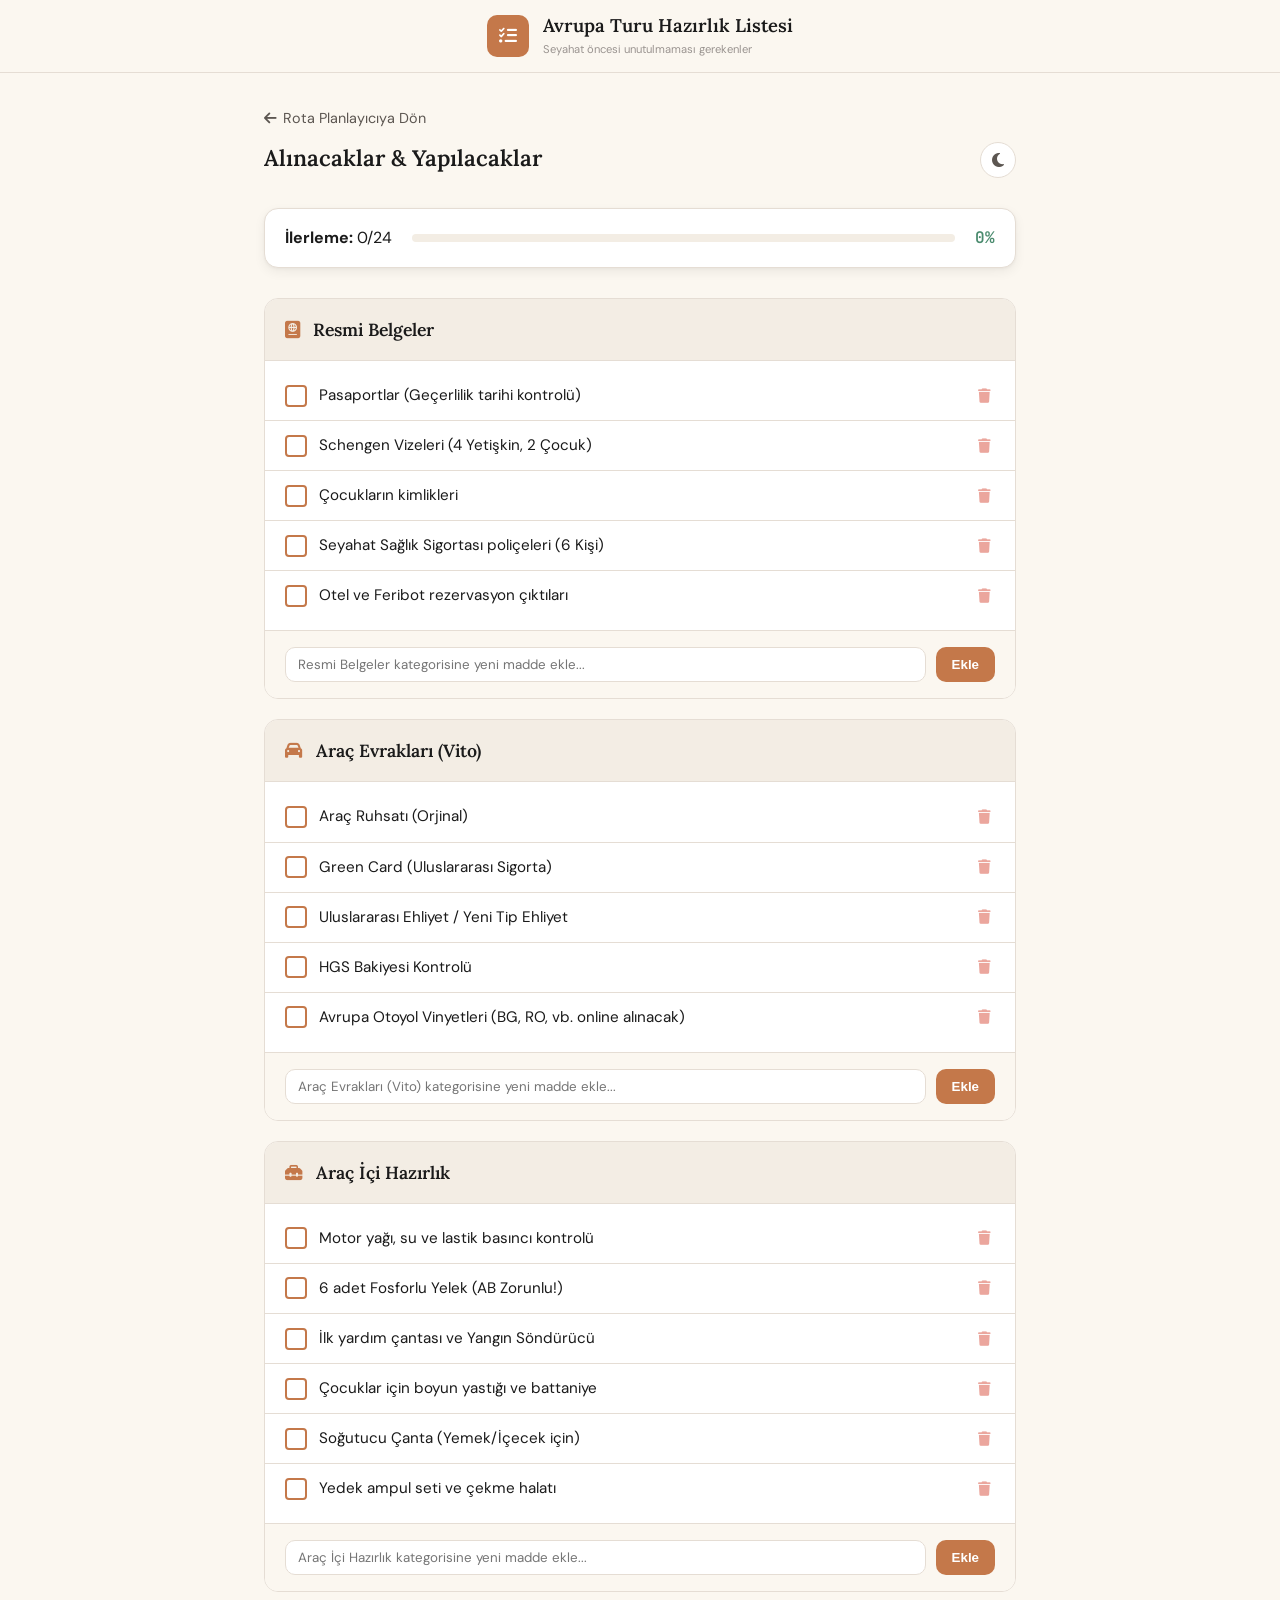
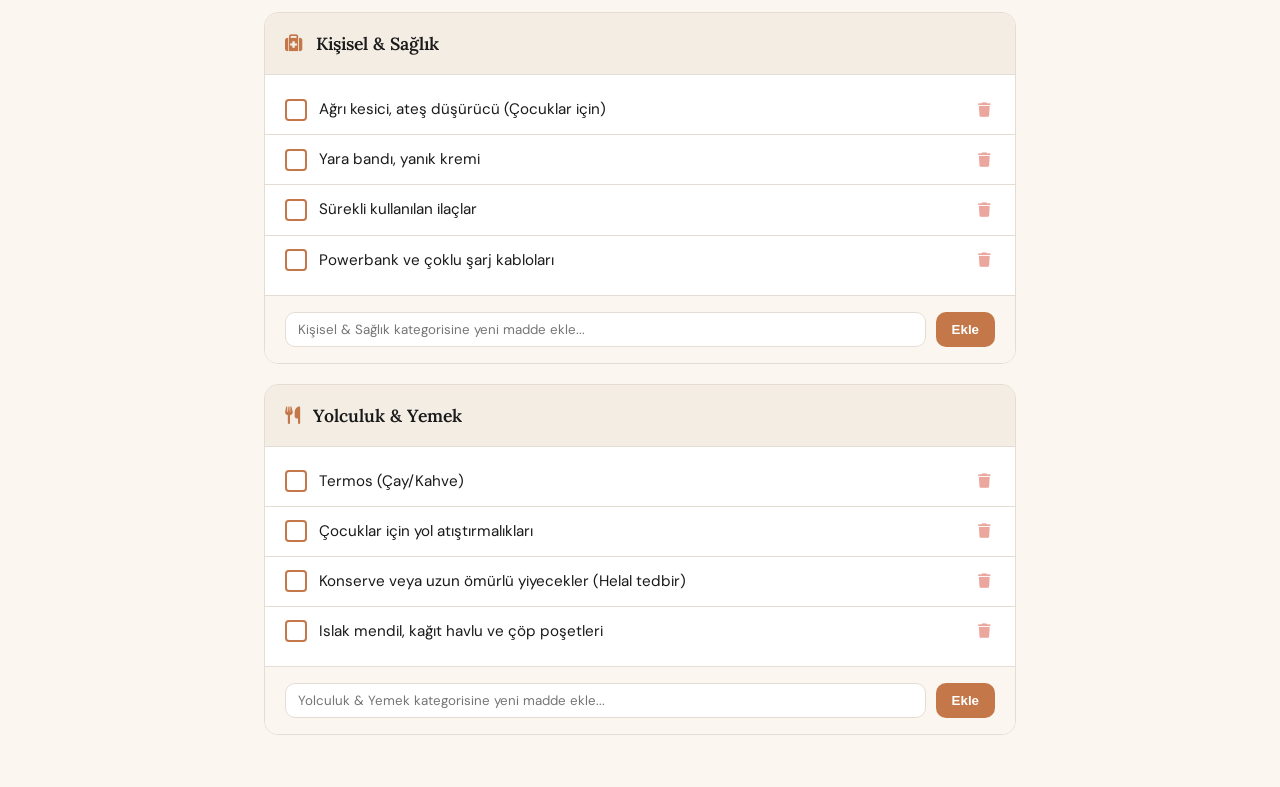
<file: checklist.html>
<!DOCTYPE html>
<html lang="tr" data-theme="light">
<head>
    <meta charset="UTF-8">
    <meta name="viewport" content="width=device-width, initial-scale=1.0">
    <title>Seyahat Öncesi Yapılacaklar & Alınacaklar</title>
    <link rel="preconnect" href="https://fonts.googleapis.com">
    <link rel="preconnect" href="https://fonts.gstatic.com" crossorigin>
    <link href="https://fonts.googleapis.com/css2?family=DM+Sans:wght@400;500;600;700&family=Lora:wght@400;500;600;700&family=JetBrains+Mono:wght@400;500&display=swap" rel="stylesheet">
    <link rel="stylesheet" href="https://cdnjs.cloudflare.com/ajax/libs/font-awesome/6.5.1/css/all.min.css">
    <link rel="stylesheet" href="travel-planner.css">
    <style>
        .checklist-container { max-width:800px; margin:0 auto; padding:32px 24px; }
        .cl-header { display:flex; justify-content:space-between; align-items:flex-end; margin-bottom:30px; }
        .cl-header a { font-size:0.9rem; display:inline-flex; align-items:center; gap:6px; color:var(--text2); margin-bottom:12px; }
        .cl-header a:hover { color:var(--accent); }
        .cl-stats { background:var(--card); padding:16px 20px; border-radius:var(--r-lg); border:1px solid var(--border); margin-bottom:30px; display:flex; justify-content:space-between; align-items:center; box-shadow:var(--shadow); }
        .cl-progress-bar { flex:1; height:8px; background:var(--bg2); border-radius:4px; margin:0 20px; overflow:hidden; }
        .cl-progress-fill { height:100%; background:var(--green); transition:width 0.3s; }
        .cl-category { background:var(--card); border:1px solid var(--border); border-radius:var(--r-lg); margin-bottom:20px; overflow:hidden; }
        .cl-cat-head { padding:16px 20px; background:var(--bg2); border-bottom:1px solid var(--border); display:flex; justify-content:space-between; align-items:center; font-family:var(--hd); font-weight:600; font-size:1.1rem; }
        .cl-items { padding:10px 0; }
        .cl-item { display:flex; align-items:center; padding:12px 20px; border-bottom:1px solid var(--border); gap:12px; transition:background 0.2s; }
        .cl-item:last-child { border-bottom:none; }
        .cl-item:hover { background:var(--card-hover); }
        .cl-item.done .cl-text { text-decoration:line-through; color:var(--muted); }
        .cl-checkbox { width:22px; height:22px; border:2px solid var(--accent); border-radius:4px; display:flex; align-items:center; justify-content:center; cursor:pointer; color:transparent; transition:all 0.2s; flex-shrink:0; }
        .cl-item.done .cl-checkbox { background:var(--green); border-color:var(--green); color:#fff; }
        .cl-text { flex:1; font-size:0.95rem; cursor:pointer; }
        .cl-del { color:var(--red); cursor:pointer; opacity:0.5; transition:opacity 0.2s; background:none; border:none; padding:4px; font-size:0.9rem; }
        .cl-item:hover .cl-del { opacity:1; }
        .cl-add { display:flex; padding:16px 20px; gap:10px; background:var(--bg); border-top:1px solid var(--border); }
        .cl-add input { flex:1; padding:8px 12px; border:1px solid var(--border); border-radius:var(--r); background:var(--card); color:var(--text); font-family:var(--bd); outline:none; }
        .cl-add input:focus { border-color:var(--accent); }
        .cl-add button { padding:8px 16px; background:var(--accent); color:#fff; border:none; border-radius:var(--r); cursor:pointer; font-weight:600; }
        .cl-add button:hover { background:var(--accent-h); }
    </style>
</head>
<body>
    <header class="header">
        <div class="header-inner" style="justify-content:center;">
            <div class="logo">
                <div class="logo-mark"><i class="fas fa-list-check"></i></div>
                <div>
                    <h1>Avrupa Turu Hazırlık Listesi</h1>
                    <small>Seyahat öncesi unutulmaması gerekenler</small>
                </div>
            </div>
        </div>
    </header>

    <div class="checklist-container">
        <div class="cl-header">
            <div>
                <a href="index.html"><i class="fas fa-arrow-left"></i> Rota Planlayıcıya Dön</a>
                <h2 class="sec-title">Alınacaklar & Yapılacaklar</h2>
            </div>
            <button class="theme-btn" id="themeToggle" title="Tema değiştir"><i class="fas fa-moon"></i></button>
        </div>

        <div class="cl-stats">
            <div><strong>İlerleme:</strong> <span id="statText">0/0</span></div>
            <div class="cl-progress-bar"><div class="cl-progress-fill" id="statFill" style="width:0%"></div></div>
            <div style="font-family:var(--mono); color:var(--green); font-weight:600;" id="statPct">0%</div>
        </div>

        <div id="clWrap"></div>
    </div>

    <script src="checklist.js"></script>
</body>
</html>
</file>
<file: travel-planner.css>
/* ═══════════════════════════════════════════════════
   Konya → Rotterdam · Aile Seyahat Planlayıcı
   Warm Cream (Light) / True Black (Dark) Theme
   ═══════════════════════════════════════════════════ */

:root {
  --bg: #FBF7F0;
  --bg2: #F3EDE4;
  --card: #FFFFFF;
  --card-hover: #FDF9F3;
  --text: #1A1A1A;
  --text2: #5C5651;
  --muted: #9A9490;
  --accent: #C4784A;
  --accent-h: #A8603A;
  --teal: #2B7A78;
  --teal-h: #1F5E5C;
  --amber: #D49540;
  --green: #4A8B6E;
  --red: #D94F3D;
  --border: #E5DDD4;
  --border-h: #D4C9BD;
  --tag-bg: #F3EDE4;
  --shadow: 0 1px 3px rgba(0,0,0,0.04), 0 4px 12px rgba(0,0,0,0.06);
  --shadow-lg: 0 4px 8px rgba(0,0,0,0.04), 0 12px 32px rgba(0,0,0,0.08);
  --r: 10px; --r-lg: 14px; --r-xl: 18px;
  --hd: 'Lora', Georgia, serif;
  --bd: 'DM Sans', system-ui, sans-serif;
  --mono: 'JetBrains Mono', monospace;
  --ease: all 0.2s ease;
}
[data-theme="dark"] {
  --bg: #0C0C0C;
  --bg2: #151515;
  --card: #1A1A1A;
  --card-hover: #232323;
  --text: #F0EBE3;
  --text2: #A09890;
  --muted: #686260;
  --accent: #D49A60;
  --accent-h: #E0AA70;
  --teal: #3AAFA9;
  --teal-h: #4EC5BF;
  --amber: #E8A838;
  --green: #5CA882;
  --red: #E8664A;
  --border: #2A2A2A;
  --border-h: #3A3A3A;
  --tag-bg: #222;
  --shadow: 0 1px 3px rgba(0,0,0,0.2), 0 4px 12px rgba(0,0,0,0.25);
  --shadow-lg: 0 4px 8px rgba(0,0,0,0.2), 0 12px 32px rgba(0,0,0,0.3);
}

*, *::before, *::after { margin:0; padding:0; box-sizing:border-box; }
html { scroll-behavior:smooth; }
body { font-family:var(--bd); background:var(--bg); color:var(--text); line-height:1.65; min-height:100vh; transition: background 0.3s, color 0.3s; }
h1,h2,h3,h4 { font-family:var(--hd); font-weight:600; line-height:1.3; }
a { color:var(--teal); text-decoration:none; }
img { max-width:100%; }

/* ── Header ── */
.header { position:sticky; top:0; z-index:1010; background:var(--bg); border-bottom:1px solid var(--border); padding:14px 0; transition: background 0.3s, box-shadow 0.3s; }
.header.scrolled { box-shadow:var(--shadow); }
.header-inner { max-width:1200px; margin:0 auto; padding:0 24px; display:flex; align-items:center; justify-content:space-between; gap:16px; flex-wrap:wrap; }
.header-top-row { display:flex; align-items:center; justify-content:space-between; flex:1; gap:16px; }
.header-controls { display:flex; align-items:center; gap:8px; }
.header-stats-row { display:flex; align-items:center; gap:8px; }
.logo { display:flex; align-items:center; gap:14px; }
.logo-mark { width:42px; height:42px; border-radius:var(--r); background:var(--accent); display:flex; align-items:center; justify-content:center; font-size:18px; color:#fff; flex-shrink:0; }
.logo h1 { font-size:1.15rem; color:var(--text); }
.logo small { font-size:0.7rem; color:var(--muted); font-family:var(--bd); font-weight:400; display:block; margin-top:2px; }
.chip { display:inline-flex; align-items:center; gap:6px; padding:6px 12px; background:var(--tag-bg); border:1px solid var(--border); border-radius:100px; font-size:0.75rem; color:var(--text2); font-weight:500; white-space:nowrap; }
.chip i { font-size:0.7rem; color:var(--accent); }
.chip.green i { color:var(--green); }
.theme-btn { width:36px; height:36px; border-radius:50%; border:1px solid var(--border); background:var(--card); color:var(--text2); font-size:1rem; cursor:pointer; display:flex; align-items:center; justify-content:center; transition:var(--ease); }
.theme-btn:hover { border-color:var(--accent); color:var(--accent); }

/* ── Layout ── */
.container { max-width:1200px; margin:0 auto; padding:32px 24px; display:flex; flex-direction:column; gap:48px; }

/* ── Section Headers ── */
.sec-title { font-size:1.4rem; margin-bottom:6px; }
.sec-sub { font-size:0.85rem; color:var(--muted); margin-bottom:20px; }

/* ── Route Selector ── */
.route-selector { display:flex; flex-direction:column; gap:28px; }
.route-label { font-family:var(--hd); font-size:1.05rem; color:var(--text2); margin-bottom:10px; display:flex; align-items:center; gap:8px; }
.route-label i { color:var(--accent); }
.route-cards { display:grid; grid-template-columns:repeat(auto-fill, minmax(320px, 1fr)); gap:14px; }
.route-card { background:var(--card); border:2px solid var(--border); border-radius:var(--r-lg); padding:20px; cursor:pointer; transition:var(--ease); position:relative; }
.route-card:hover { border-color:var(--border-h); box-shadow:var(--shadow); }
.route-card.selected { border-color:var(--accent); background:var(--card-hover); }
.route-card.selected::after { content:'✓'; position:absolute; top:12px; right:14px; width:24px; height:24px; border-radius:50%; background:var(--accent); color:#fff; font-size:12px; font-weight:700; display:flex; align-items:center; justify-content:center; }
.rc-icon { font-size:1.4rem; margin-bottom:8px; }
.rc-name { font-family:var(--hd); font-size:1.05rem; font-weight:600; margin-bottom:4px; }
.rc-stops { font-size:0.8rem; color:var(--text2); line-height:1.5; margin-bottom:10px; }
.rc-meta { display:flex; gap:12px; font-size:0.75rem; color:var(--muted); }
.rc-meta span { display:flex; align-items:center; gap:4px; }

/* ── Map ── */
.map-wrap { border-radius:var(--r-lg); overflow:hidden; border:1px solid var(--border); box-shadow:var(--shadow); }
#map { width:100%; height:440px; background:var(--bg2); }
.map-legend { display:flex; flex-wrap:wrap; gap:12px; padding:10px 16px; background:var(--card); border-top:1px solid var(--border); font-size:0.72rem; color:var(--muted); }
.legend-i { display:flex; align-items:center; gap:5px; }
.leg-dot { width:9px; height:9px; border-radius:50%; }
.leg-dot.start { background:var(--green); }
.leg-dot.overnight { background:var(--accent); }
.leg-dot.sightseeing { background:var(--teal); }
.leg-dot.border { background:var(--amber); }
.leg-dot.destination { background:var(--red); }
.leg-dot.ferry { background:#5B86E5; }
.leg-line { width:20px; height:3px; border-radius:2px; }
.leg-line.out { background:var(--teal); }
.leg-line.ret { background:var(--accent); }

/* ── Tabs ── */
.tabs { display:flex; gap:6px; flex-wrap:wrap; margin-bottom:20px; }
.tab-btn { padding:8px 16px; border-radius:var(--r); border:1px solid var(--border); background:var(--card); color:var(--text2); font-family:var(--bd); font-size:0.82rem; font-weight:600; cursor:pointer; transition:var(--ease); }
.tab-btn:hover { border-color:var(--border-h); }
.tab-btn.active { background:var(--accent); color:#fff; border-color:var(--accent); }

/* ── Timeline ── */
.timeline { display:flex; flex-direction:column; gap:14px; }
.tl-card { background:var(--card); border:1px solid var(--border); border-radius:var(--r-lg); padding:20px 22px; transition:var(--ease); }
.tl-card:hover { box-shadow:var(--shadow); }

/* ── Route Connector (between cities) ── */
.route-connector {
  display:flex;
  align-items:center;
  gap:0;
  padding:6px 16px;
  margin:2px 0;
  position:relative;
  overflow:hidden;
}
.route-connector-inner {
  display:flex;
  align-items:center;
  width:100%;
  position:relative;
  padding:8px 0;
}
.rc-dot {
  width:10px; height:10px;
  border-radius:50%;
  background:var(--teal);
  flex-shrink:0;
  z-index:2;
  box-shadow:0 0 0 3px rgba(43,122,120,0.15);
}
.rc-dot.rc-dot-end {
  background:var(--accent);
  box-shadow:0 0 0 3px rgba(196,120,74,0.15);
}
.rc-line-wrap {
  flex:1;
  position:relative;
  height:32px;
  display:flex;
  align-items:center;
  justify-content:center;
}
.rc-line-wrap svg {
  position:absolute;
  left:0; top:0;
  width:100%; height:100%;
}
.rc-line-wrap svg path {
  fill:none;
  stroke:var(--teal);
  stroke-width:1.5;
  stroke-dasharray:5,4;
  opacity:0.5;
}
.rc-info {
  display:flex;
  align-items:center;
  gap:10px;
  font-size:0.68rem;
  color:var(--muted);
  font-weight:500;
  z-index:2;
  background:var(--bg);
  padding:3px 10px;
  border-radius:100px;
  border:1px solid var(--border);
  white-space:nowrap;
}
.rc-info i {
  font-size:0.6rem;
  color:var(--teal);
}
.rc-city-labels {
  display:flex;
  justify-content:space-between;
  width:100%;
  position:absolute;
  bottom:-2px;
  left:0;
  padding:0 14px;
}
.rc-city-label {
  font-size:0.6rem;
  color:var(--muted);
  opacity:0.7;
  font-weight:500;
  max-width:90px;
  overflow:hidden;
  text-overflow:ellipsis;
  white-space:nowrap;
}
.tl-top { display:flex; align-items:center; justify-content:space-between; flex-wrap:wrap; gap:8px; margin-bottom:8px; }
.tl-day { font-size:0.7rem; font-weight:700; text-transform:uppercase; letter-spacing:0.8px; color:var(--accent); background:var(--tag-bg); padding:3px 10px; border-radius:100px; }
.tl-date { font-size:0.72rem; color:var(--muted); }
.tl-city { font-size:1.15rem; font-family:var(--hd); font-weight:600; margin-bottom:6px; display:flex; align-items:center; gap:8px; flex-wrap:wrap; }
.tl-nights { font-size:0.7rem; color:var(--accent); margin-left:auto; font-family:var(--bd); font-weight:600; }
.tl-meta { display:flex; flex-wrap:wrap; gap:14px; font-size:0.78rem; color:var(--muted); margin-bottom:8px; }
.tl-meta span { display:flex; align-items:center; gap:5px; }
.tl-meta i { font-size:0.7rem; color:var(--teal); }
.tl-desc { font-size:0.82rem; color:var(--text2); line-height:1.7; padding:10px 14px; background:var(--bg); border-radius:var(--r); margin-bottom:8px; }
.tl-halal { font-size:0.78rem; color:var(--text2); line-height:1.6; padding:8px 12px; background:var(--tag-bg); border-radius:var(--r); margin-bottom:6px; display:flex; gap:8px; }
.tl-halal::before { content:'🥘'; flex-shrink:0; }
.tl-accom { font-size:0.78rem; color:var(--text2); line-height:1.6; padding:8px 12px; background:var(--tag-bg); border-radius:var(--r); margin-bottom:8px; display:flex; gap:8px; }
.tl-accom::before { content:'🏨'; flex-shrink:0; }
.tl-tips { display:flex; flex-wrap:wrap; gap:5px; }
.tip-tag { padding:3px 9px; border-radius:100px; font-size:0.68rem; font-weight:600; background:var(--tag-bg); color:var(--muted); border:1px solid var(--border); }
.tip-tag.warn { color:var(--red); border-color:rgba(217,79,61,0.25); background:rgba(217,79,61,0.08); }
.tip-tag.good { color:var(--green); border-color:rgba(74,139,110,0.25); background:rgba(74,139,110,0.08); }
.tip-tag.info { color:var(--teal); border-color:rgba(43,122,120,0.25); background:rgba(43,122,120,0.08); }

/* ── Cost ── */
.cost-grid { display:grid; grid-template-columns:repeat(auto-fill, minmax(320px, 1fr)); gap:14px; }
.cost-card { background:var(--card); border:1px solid var(--border); border-radius:var(--r-lg); overflow:hidden; transition:var(--ease); }
.cost-card:hover { box-shadow:var(--shadow); }
.cc-head { display:flex; align-items:center; gap:12px; padding:16px 18px 10px; }
.cc-icon { width:38px; height:38px; border-radius:var(--r); display:flex; align-items:center; justify-content:center; color:#fff; font-size:0.9rem; flex-shrink:0; }
.cc-icon.fuel { background:var(--amber); }
.cc-icon.toll { background:var(--teal); }
.cc-icon.acc { background:var(--accent); }
.cc-icon.food { background:var(--green); }
.cc-icon.visa { background:var(--red); }
.cc-icon.extra { background:var(--muted); }
.cc-head h3 { font-size:0.95rem; }
.cc-body { padding:0 18px; }
.cc-row { display:flex; justify-content:space-between; align-items:center; padding:7px 0; border-bottom:1px solid var(--border); font-size:0.82rem; }
.cc-row:last-child { border-bottom:none; }
.cc-row .label { color:var(--text2); }
.cc-row .val { font-weight:600; font-family:var(--mono); font-size:0.78rem; }
.cc-total { display:flex; justify-content:space-between; align-items:center; padding:12px 18px; background:var(--bg2); border-top:1px solid var(--border); }
.cc-total span { font-size:0.75rem; color:var(--muted); text-transform:uppercase; letter-spacing:0.4px; }
.cc-total strong { font-family:var(--mono); font-size:1rem; color:var(--green); }

.grand-total { background:var(--card); border:2px solid var(--accent); border-radius:var(--r-xl); padding:28px; box-shadow:var(--shadow-lg); margin-top:8px; }
.gt-inner { display:flex; align-items:center; justify-content:space-between; flex-wrap:wrap; gap:20px; }
.gt-left h3 { font-size:0.8rem; text-transform:uppercase; letter-spacing:1.5px; color:var(--muted); margin-bottom:3px; font-family:var(--bd); }
.gt-left p { font-size:0.82rem; color:var(--text2); }
.gt-right { text-align:right; }
.gt-eur { font-size:2.2rem; font-weight:700; color:var(--accent); font-family:var(--mono); letter-spacing:-1px; }
.gt-try { font-size:1rem; color:var(--muted); font-family:var(--mono); margin-top:2px; }
.gt-bar { display:flex; border-radius:100px; overflow:hidden; height:6px; background:var(--bg2); margin-top:20px; }
.gt-seg { height:100%; transition:var(--ease); }
.gt-seg.fuel { background:var(--amber); }
.gt-seg.toll { background:var(--teal); }
.gt-seg.acc { background:var(--accent); }
.gt-seg.food { background:var(--green); }
.gt-seg.visa { background:var(--red); }
.gt-seg.extra { background:var(--muted); }
.gt-legend { display:flex; flex-wrap:wrap; gap:12px; margin-top:10px; font-size:0.72rem; color:var(--muted); }
.gt-legend div { display:flex; align-items:center; gap:5px; }
.gt-legend .dot { width:8px; height:8px; border-radius:2px; }

/* ── Tips ── */
.tips-grid { display:grid; grid-template-columns:repeat(auto-fill, minmax(280px, 1fr)); gap:14px; }
.tip-card { background:var(--card); border:1px solid var(--border); border-radius:var(--r-lg); padding:22px; transition:var(--ease); }
.tip-card:hover { box-shadow:var(--shadow); border-color:var(--border-h); }
.tc-icon { width:40px; height:40px; border-radius:var(--r); display:flex; align-items:center; justify-content:center; font-size:1rem; margin-bottom:12px; color:#fff; }
.tip-card h4 { font-size:0.92rem; margin-bottom:6px; }
.tip-card p { font-size:0.78rem; color:var(--text2); line-height:1.7; }

/* ── Custom Markers ── */
.custom-marker .m-pin { width:28px; height:28px; border-radius:50% 50% 50% 0; transform:rotate(-45deg); display:flex; align-items:center; justify-content:center; border:2px solid rgba(255,255,255,0.5); }
.m-pin i { transform:rotate(45deg); color:#fff; font-size:11px; }
.m-pin.start { background:var(--green); }
.m-pin.overnight { background:var(--accent); }
.m-pin.sightseeing { background:var(--teal); }
.m-pin.border { background:var(--amber); }
.m-pin.destination { background:var(--red); }
.m-pin.ferry { background:#5B86E5; }
.m-pin.end { background:var(--green); }

/* ── Scrollbar ── */
::-webkit-scrollbar { width:7px; }
::-webkit-scrollbar-track { background:transparent; }
::-webkit-scrollbar-thumb { background:var(--border); border-radius:4px; }
::-webkit-scrollbar-thumb:hover { background:var(--border-h); }

/* ── Responsive ── */
@media (max-width:768px) {
  .header { padding: 10px 0; }
  .header-inner { flex-direction: column; align-items: stretch; padding: 0 16px; gap: 10px; }
  .header-top-row { width: 100%; }
  .logo h1 { font-size: 1rem; }
  .logo small { font-size: 0.65rem; }
  .header-stats-row { width: 100%; overflow-x: auto; padding-bottom: 4px; scrollbar-width: none; -ms-overflow-style: none; }
  .header-stats-row::-webkit-scrollbar { display: none; }
  .hamburger-dropdown { position: absolute; top: 44px; right: 0; left: auto; width: auto; min-width: 210px; z-index: 1001; }

  .container { padding:20px 16px; gap:36px; }
  #map { height:300px; }
  .cost-grid, .tips-grid { grid-template-columns:1fr; }
  .route-cards { grid-template-columns:1fr; }
  .gt-eur { font-size:1.8rem; }
  .gt-inner { flex-direction:column; text-align:center; }
  .gt-right { text-align:center; }
  .tabs { width:100%; }
  .tab-btn { flex:1; text-align:center; font-size:0.75rem; padding:8px 10px; }

  /* Sub Page mobile layout */
  .sub-page-header { padding: 12px 16px; flex-direction: column; align-items: stretch; gap: 10px; }
  .sub-page-title { text-align: center; order: -1; }
  .sub-page-title h2 { font-size: 1.05rem; }
  .btn-back { align-self: flex-start; padding: 4px 10px; font-size: 0.75rem; }
  .sub-page-tabs { justify-content: center; width: 100%; }
  .sub-tab-btn { flex: 1; justify-content: center; padding: 5px 12px; font-size: 0.75rem; }
  .sub-page-content { padding: 16px; }
  .overview-city-card { padding: 14px; margin-bottom: 14px; }
  .overview-city-header h3 { font-size: 0.95rem; }
}

/* ── Chat Widget ── */
.chat-fab { position:fixed; bottom:24px; right:24px; width:56px; height:56px; border-radius:50%; background:var(--accent); color:#fff; border:none; box-shadow:var(--shadow-lg); font-size:1.4rem; cursor:pointer; z-index:1021; display:flex; align-items:center; justify-content:center; transition:transform 0.2s; }
.chat-fab:hover { transform:scale(1.08); background:var(--accent-h); }
.chat-panel { position:fixed; bottom:90px; right:24px; width:360px; max-height:550px; height:calc(100vh - 120px); background:var(--card); border-radius:var(--r-lg); box-shadow:var(--shadow-lg); z-index:1020; border:1px solid var(--border); display:flex; flex-direction:column; transform:translateY(20px); opacity:0; pointer-events:none; transition:all 0.3s cubic-bezier(0.175, 0.885, 0.32, 1.275); }
.chat-panel.open { transform:translateY(0); opacity:1; pointer-events:auto; }
.chat-head { padding:16px 20px; background:var(--accent); color:#fff; border-radius:var(--r-lg) var(--r-lg) 0 0; display:flex; justify-content:space-between; align-items:center; }
.chat-head h3 { font-size:1rem; font-family:var(--hd); display:flex; align-items:center; gap:8px; }
.chat-head button { background:none; border:none; color:rgba(255,255,255,0.8); font-size:1.1rem; cursor:pointer; }
.chat-head button:hover { color:#fff; }
.chat-msgs { flex:1; overflow-y:auto; padding:20px; display:flex; flex-direction:column; gap:16px; background:var(--bg); }
.chat-msg { max-width:85%; padding:12px 16px; border-radius:var(--r); font-size:0.85rem; line-height:1.5; word-wrap:break-word; }
.chat-msg b { font-weight:600; color:var(--text); }
.chat-msg code { background:rgba(0,0,0,0.05); padding:2px 4px; border-radius:4px; font-family:var(--mono); font-size:0.8rem; }
[data-theme="dark"] .chat-msg code { background:rgba(255,255,255,0.1); color:var(--text); }
.chat-msg.sys { align-self:flex-start; background:var(--card); border:1px solid var(--border); color:var(--text2); border-bottom-left-radius:4px; }
.chat-msg.sys b { color:var(--text); }
.chat-msg.user { align-self:flex-end; background:var(--teal); color:#fff; border-bottom-right-radius:4px; }
.chat-input-area { padding:16px; background:var(--card); border-top:1px solid var(--border); border-radius:0 0 var(--r-lg) var(--r-lg); display:flex; gap:10px; }
.chat-input-area input { flex:1; border:1px solid var(--border); background:var(--bg); color:var(--text); border-radius:100px; padding:10px 16px; font-family:var(--bd); font-size:0.85rem; outline:none; transition:border-color 0.2s; }
.chat-input-area input:focus { border-color:var(--accent); }
.chat-input-area button { width:40px; height:40px; border-radius:50%; background:var(--accent); color:#fff; border:none; cursor:pointer; display:flex; align-items:center; justify-content:center; flex-shrink:0; transition:background 0.2s; }
.chat-input-area button:hover { background:var(--accent-h); }
/* Chat Results */
.cr-list { display:flex; flex-direction:column; gap:10px; margin-top:8px; }
.cr-card { background:var(--bg2); border:1px solid var(--border); border-radius:var(--r); padding:12px; }
.cr-top { display:flex; justify-content:space-between; align-items:center; margin-bottom:4px; font-family:var(--bd); }
.cr-top strong { color:var(--text); font-size:0.9rem; }
.cr-top small { color:var(--muted); font-size:0.75rem; }
.cr-desc { font-size:0.75rem; color:var(--text2); margin-bottom:10px; line-height:1.4; }
.cr-acts { display:flex; gap:6px; align-items:center; }
.cr-sel { background:var(--card); border:1px solid var(--border); color:var(--text); padding:4px 8px; border-radius:4px; font-size:0.75rem; outline:none; }
.cr-btn { border:none; border-radius:4px; padding:5px 10px; font-size:0.75rem; font-weight:600; cursor:pointer; color:#fff; }
.cr-btn.out { background:var(--teal); }
.cr-btn.ret { background:var(--accent); }
@media (max-width:480px) {
  .chat-panel { right:10px; left:10px; width:auto; bottom:90px; }
}

/* ── Departure Config Panel ── */
.dep-config {
  background: var(--card);
  border: 1px solid var(--border);
  border-radius: var(--r-lg);
  padding: 20px;
  margin-bottom: 24px;
  display: flex;
  gap: 20px;
  align-items: flex-end;
  flex-wrap: wrap;
  box-shadow: var(--shadow);
}
.dep-config-group {
  display: flex;
  flex-direction: column;
  gap: 6px;
  flex: 1;
  min-width: 150px;
}
.dep-config-group label {
  font-size: 0.78rem;
  font-weight: 600;
  color: var(--text2);
  display: flex;
  align-items: center;
  gap: 6px;
}
.dep-config-group input {
  padding: 10px 14px;
  border: 1px solid var(--border);
  border-radius: var(--r);
  background: var(--bg);
  color: var(--text);
  font-family: var(--bd);
  font-size: 0.9rem;
  outline: none;
  transition: border-color 0.2s;
}
.dep-config-group input:focus {
  border-color: var(--accent);
}
.dep-config-btn {
  padding: 10px 20px;
  border: none;
  border-radius: var(--r);
  background: var(--accent);
  color: #fff;
  font-family: var(--bd);
  font-size: 0.9rem;
  font-weight: 600;
  cursor: pointer;
  transition: var(--ease);
}
.dep-config-btn:hover {
  background: var(--accent-h);
  transform: translateY(-1px);
}
.dep-config-btn:active {
  transform: translateY(0);
}

.dep-time-display {
  display: flex;
  flex-direction: column;
  gap: 4px;
  font-size: 0.8rem;
  color: var(--text2);
  background: var(--tag-bg);
  padding: 8px 12px;
  border-radius: var(--r);
  border: 1px solid var(--border);
  margin-top: 8px;
}
.dep-time-display strong {
  color: var(--accent);
}
.tl-card-times {
  margin-top: 12px;
  border-top: 1px dashed var(--border);
  padding-top: 12px;
  display: grid;
  grid-template-columns: 1fr 1fr;
  gap: 12px;
}
.time-box {
  background: var(--tag-bg);
  padding: 8px 12px;
  border-radius: var(--r);
  border: 1px solid var(--border);
  display: flex;
  flex-direction: column;
  gap: 4px;
}
.time-box span {
  font-size: 0.72rem;
  color: var(--muted);
  font-weight: 500;
}
.time-box strong {
  font-size: 0.82rem;
  color: var(--text);
}
.time-box.arr i {
  color: var(--green);
}
.time-box.dep i {
  color: var(--accent);
}
.connector-duration {
  font-size: 0.72rem;
  color: var(--muted);
  font-family: var(--mono);
  background: var(--bg2);
  padding: 2px 6px;
  border-radius: 4px;
  border: 1px solid var(--border);
}

/* ── GPS User Location Marker & Tracking Controls ── */
.user-location-marker {
  width: 16px;
  height: 16px;
  background-color: #007AFF;
  border: 2px solid #FFFFFF;
  border-radius: 50%;
  box-shadow: 0 0 4px rgba(0,0,0,0.4);
  position: relative;
}
.user-location-marker::after {
  content: '';
  position: absolute;
  top: -12px;
  left: -12px;
  width: 36px;
  height: 36px;
  border-radius: 50%;
  background: rgba(0, 122, 255, 0.25);
  animation: gpsPulse 2s infinite ease-out;
}
@keyframes gpsPulse {
  0% {
    transform: scale(0.3);
    opacity: 1;
  }
  100% {
    transform: scale(1);
    opacity: 0;
  }
}

.map-track-btn {
  position: absolute;
  top: 12px;
  right: 12px;
  z-index: 1000;
  width: 40px;
  height: 40px;
  border-radius: 8px;
  background: var(--card);
  border: 1px solid var(--border);
  color: var(--text2);
  font-size: 1.1rem;
  cursor: pointer;
  display: flex;
  align-items: center;
  justify-content: center;
  box-shadow: var(--shadow);
  transition: var(--ease);
}
.map-track-btn:hover {
  color: var(--accent);
  border-color: var(--accent);
  background: var(--card-hover);
}
.map-track-btn.active {
  background: #007AFF;
  color: #fff;
  border-color: #007AFF;
}

.map-wrap {
  position: relative;
}

/* Active stop timeline card highlighting */
.tl-card.active-stop {
  border: 2px solid #007AFF !important;
  box-shadow: 0 0 12px rgba(0, 122, 255, 0.15) !important;
  background: var(--card-hover);
}
.tl-card.active-stop::before {
  content: '📍 Şu anki konumunuza en yakın';
  display: block;
  font-size: 0.72rem;
  font-weight: 700;
  color: #007AFF;
  margin-bottom: 8px;
  text-transform: uppercase;
}

/* ── Vignette Guide Styles ── */
.vignette-grid {
  display: grid;
  grid-template-columns: 1.3fr 1fr;
  gap: 24px;
  margin-top: 16px;
}
.vignette-individual-list {
  display: flex;
  flex-direction: column;
  gap: 16px;
}
.vig-card {
  background: var(--card);
  border: 1px solid var(--border);
  border-radius: var(--r-lg);
  padding: 20px;
  transition: var(--ease);
  display: flex;
  flex-direction: column;
  gap: 12px;
}
.vig-card:hover {
  box-shadow: var(--shadow);
  border-color: var(--border-h);
}
.vig-header {
  display: flex;
  align-items: center;
  justify-content: space-between;
  gap: 12px;
  flex-wrap: wrap;
}
.vig-country-info {
  display: flex;
  align-items: center;
  gap: 10px;
}
.vig-flag {
  font-size: 1.6rem;
  line-height: 1;
}
.vig-title {
  font-family: var(--hd);
  font-size: 1rem;
  font-weight: 600;
  color: var(--text);
}
.vig-price {
  font-family: var(--mono);
  font-size: 0.78rem;
  background: var(--tag-bg);
  color: var(--teal);
  padding: 4px 10px;
  border-radius: 100px;
  font-weight: 600;
  border: 1px solid var(--border);
}
.vig-desc {
  font-size: 0.8rem;
  color: var(--text2);
  line-height: 1.6;
}
.vig-warning {
  font-size: 0.76rem;
  color: var(--red);
  background: rgba(217, 79, 61, 0.06);
  border: 1px solid rgba(217, 79, 61, 0.15);
  padding: 10px 14px;
  border-radius: var(--r);
  line-height: 1.5;
}
.vig-warning i {
  margin-right: 6px;
}
.vig-actions {
  display: flex;
  gap: 10px;
  margin-top: 4px;
}
.btn-vig {
  padding: 8px 16px;
  font-size: 0.78rem;
  font-weight: 600;
  border-radius: var(--r);
  cursor: pointer;
  display: inline-flex;
  align-items: center;
  justify-content: center;
  gap: 8px;
  font-family: var(--bd);
  transition: var(--ease);
  border: 1px solid transparent;
}
.btn-vig-primary {
  background: var(--teal);
  color: #fff !important;
}
.btn-vig-primary:hover {
  background: var(--teal-h);
}
.btn-vig-secondary {
  background: transparent;
  color: var(--text2);
  border-color: var(--border);
}
.btn-vig-secondary:hover {
  background: var(--tag-bg);
  border-color: var(--border-h);
}

/* Bulk section */
.vignette-bulk {
  display: flex;
  flex-direction: column;
  gap: 20px;
}
.vig-bulk-container {
  background: var(--card);
  border: 2px dashed var(--accent);
  border-radius: var(--r-xl);
  padding: 24px;
  display: flex;
  flex-direction: column;
  gap: 16px;
  box-shadow: var(--shadow);
  position: sticky;
  top: 100px;
}
.vig-bulk-title {
  font-family: var(--hd);
  font-size: 1.15rem;
  font-weight: 600;
  color: var(--accent);
  display: flex;
  align-items: center;
  gap: 8px;
}
.vig-bulk-desc {
  font-size: 0.8rem;
  color: var(--text2);
  line-height: 1.6;
}
.vig-bulk-services {
  display: flex;
  flex-direction: column;
  gap: 12px;
}
.service-card {
  background: var(--bg2);
  border: 1px solid var(--border);
  border-radius: var(--r-lg);
  padding: 16px;
  transition: var(--ease);
  display: flex;
  flex-direction: column;
  gap: 10px;
}
.service-card:hover {
  border-color: var(--accent);
  box-shadow: var(--shadow);
}
.service-header {
  display: flex;
  justify-content: space-between;
  align-items: center;
  gap: 8px;
}
.service-name {
  font-weight: 700;
  font-size: 0.9rem;
  color: var(--text);
}
.service-tag {
  font-size: 0.65rem;
  text-transform: uppercase;
  color: var(--accent);
  border: 1px solid var(--accent);
  padding: 2px 8px;
  border-radius: 100px;
  font-weight: 600;
  background: rgba(196, 120, 74, 0.08);
}
.service-desc {
  font-size: 0.74rem;
  color: var(--text2);
  line-height: 1.5;
}
.service-countries {
  font-size: 0.7rem;
  color: var(--muted);
}
.service-action {
  margin-top: 4px;
}

/* Toll-only info box */
.toll-only-box {
  grid-column: span 2;
  background: var(--tag-bg);
  border: 1px solid var(--border);
  border-radius: var(--r-lg);
  padding: 18px 22px;
  margin-top: 8px;
  display: flex;
  flex-direction: column;
  gap: 10px;
}
.toll-only-title {
  font-weight: 600;
  font-size: 0.85rem;
  display: flex;
  align-items: center;
  gap: 8px;
  color: var(--text);
}
.toll-only-title i {
  color: var(--accent);
}
.toll-only-list {
  display: flex;
  flex-wrap: wrap;
  gap: 10px;
  list-style: none;
  padding: 0;
}
.toll-only-item {
  font-size: 0.76rem;
  background: var(--card);
  border: 1px solid var(--border);
  padding: 6px 12px;
  border-radius: 100px;
  display: flex;
  align-items: center;
  gap: 6px;
  color: var(--text2);
}

/* Mobile Responsiveness */
@media (max-width: 900px) {
  .vignette-grid {
    grid-template-columns: 1fr;
  }
  .toll-only-box {
    grid-column: span 1;
  }
  .vig-bulk-container {
    position: static;
  }
}

/* ── Timeline Hotel Widget Styles ── */
.tl-hotel-container {
  margin-top: 14px;
  background: var(--bg2);
  border: 1px solid var(--border);
  border-radius: var(--r);
  padding: 14px;
}
[data-theme="dark"] .tl-hotel-container {
  background: #111;
}
.tl-hotel-header {
  font-size: 0.82rem;
  font-weight: 700;
  color: var(--accent);
  margin-bottom: 10px;
  display: flex;
  align-items: center;
  gap: 6px;
  border-bottom: 1px dashed var(--border);
  padding-bottom: 6px;
}
.tl-hotel-list {
  display: flex;
  flex-direction: column;
  gap: 8px;
  margin-bottom: 12px;
}
.tl-hotel-item {
  background: var(--card);
  border: 1px solid var(--border);
  border-radius: 6px;
  padding: 10px 12px;
  transition: var(--ease);
}
.tl-hotel-item:hover {
  border-color: var(--accent);
}
.tl-hotel-name-wrap {
  display: flex;
  justify-content: space-between;
  align-items: center;
  flex-wrap: wrap;
  gap: 6px;
}
.tl-hotel-name {
  font-weight: 700;
  font-size: 0.85rem;
  color: var(--text);
}
.tl-hotel-badge {
  background: var(--tag-bg);
  color: var(--accent);
  font-size: 0.68rem;
  font-weight: 600;
  padding: 1px 5px;
  border-radius: 3px;
}
.tl-hotel-sub {
  display: flex;
  gap: 8px;
  font-size: 0.72rem;
  color: var(--text2);
  margin: 3px 0;
  align-items: center;
}
.tl-hotel-rating {
  color: var(--teal);
  font-weight: 700;
}
.tl-hotel-price {
  font-weight: 600;
  color: var(--text);
}
.tl-hotel-desc {
  font-size: 0.76rem;
  color: var(--text2);
  line-height: 1.4;
  margin: 4px 0 0 0;
}
.tl-hotel-search-links {
  display: flex;
  gap: 8px;
}
.btn-tl-hotel {
  flex: 1;
  text-align: center;
  padding: 8px;
  border-radius: 6px;
  font-size: 0.75rem;
  font-weight: 700;
  text-decoration: none;
  display: inline-flex;
  align-items: center;
  justify-content: center;
  gap: 4px;
  transition: var(--ease);
  box-shadow: var(--shadow);
}
.btn-tl-hotel.booking {
  background: #003580;
  color: #FFF;
}
.btn-tl-hotel.booking:hover {
  background: #00224F;
  transform: translateY(-1px);
}
.btn-tl-hotel.airbnb {
  background: #FF5A5F;
  color: #FFF;
}
.btn-tl-hotel.airbnb:hover {
  background: #E03E42;
  transform: translateY(-1px);
}

/* -- Toggle Accom Button and Map Popup -- */
.btn-toggle-accom {
  background: var(--bg2);
  border: 1px solid var(--border);
  color: var(--text);
  padding: 6px 12px;
  font-size: 0.76rem;
  font-weight: 600;
  border-radius: 20px;
  cursor: pointer;
  display: inline-flex;
  align-items: center;
  gap: 4px;
  margin-top: 10px;
  transition: all 0.2s ease;
}
.btn-toggle-accom:hover {
  background: var(--accent);
  color: white;
  border-color: var(--accent);
  transform: translateY(-1px);
}
.btn-toggle-accom.active {
  background: var(--accent);
  color: white;
  border-color: var(--accent);
}
.tl-hotel-link {
  text-decoration: none;
  display: inline-flex;
  align-items: center;
  gap: 6px;
  transition: opacity 0.15s ease;
}
.tl-hotel-link:hover {
  opacity: 0.8;
}
.tl-hotel-num {
  display: inline-flex;
  align-items: center;
  justify-content: center;
  background: var(--accent);
  color: white;
  font-size: 0.7rem;
  font-weight: bold;
  width: 16px;
  height: 16px;
  border-radius: 50%;
}
.map-hotel-popup {
  font-family: inherit;
  padding: 4px;
  max-width: 220px;
}
.map-hotel-title {
  display: block;
  font-size: 0.88rem;
  font-weight: 700;
  color: inherit;
  margin-bottom: 4px;
}
.map-hotel-meta {
  display: flex;
  justify-content: space-between;
  align-items: center;
  margin-bottom: 6px;
  font-size: 0.75rem;
}
.map-hotel-badge {
  background: var(--tag-bg);
  color: var(--accent);
  padding: 1px 4px;
  border-radius: 3px;
  font-weight: 600;
}
[data-theme="dark"] .map-hotel-badge {
  background: #333;
  color: var(--accent);
}
.map-hotel-rating {
  color: var(--teal);
  font-weight: bold;
}
.map-hotel-price {
  font-size: 0.8rem;
  font-weight: 700;
  color: inherit;
  margin-bottom: 8px;
}
.map-hotel-btn {
  display: block;
  text-align: center;
  background: #003580;
  color: white !important;
  text-decoration: none;
  font-size: 0.75rem;
  font-weight: bold;
  padding: 6px;
  border-radius: 4px;
  transition: background 0.15s ease;
}
.map-hotel-btn:hover {
  background: #00224f;
}

/* Leaflet Popup Dark Mode Support */
[data-theme="dark"] .leaflet-popup-content-wrapper,
[data-theme="dark"] .leaflet-popup-tip {
  background: #222;
  color: #fff;
  border: 1px solid #444;
}

/* -- Hamburger Menu and Dropdown -- */
.hamburger-menu-wrapper {
  position: relative;
  display: inline-block;
}
.hamburger-btn {
  background: var(--bg2);
  border: 1px solid var(--border);
  color: var(--text);
  width: 38px;
  height: 38px;
  border-radius: var(--r);
  cursor: pointer;
  display: flex;
  align-items: center;
  justify-content: center;
  transition: var(--ease);
}
.hamburger-btn:hover {
  background: var(--accent);
  color: white;
  border-color: var(--accent);
}
.hamburger-dropdown {
  position: absolute;
  top: 48px;
  right: 0;
  background: var(--card);
  border: 1px solid var(--border);
  border-radius: var(--r);
  box-shadow: var(--shadow);
  z-index: 1000;
  min-width: 210px;
  display: flex;
  flex-direction: column;
  overflow: hidden;
  animation: slideDown 0.2s ease;
}
.hamburger-dropdown a {
  padding: 12px 16px;
  font-size: 0.82rem;
  color: var(--text);
  text-decoration: none;
  display: flex;
  align-items: center;
  gap: 8px;
  transition: background 0.15s ease;
}
.hamburger-dropdown a:hover {
  background: var(--tag-bg);
  color: var(--accent);
}
.hamburger-dropdown a i {
  width: 16px;
  text-align: center;
  color: var(--accent);
}

/* -- Sub Page Fullscreen Overlay -- */
.sub-page-overlay {
  position: fixed;
  top: 0;
  left: 0;
  width: 100%;
  height: 100%;
  background: var(--bg);
  z-index: 2000;
  display: flex;
  flex-direction: column;
  overflow: hidden;
  animation: fadeIn 0.25s ease;
}
.sub-page-header {
  display: flex;
  align-items: center;
  justify-content: space-between;
  padding: 16px 24px;
  background: var(--card);
  border-bottom: 1px solid var(--border);
  flex-wrap: wrap;
  gap: 12px;
}
.btn-back {
  background: var(--bg2);
  border: 1px solid var(--border);
  color: var(--text);
  padding: 6px 14px;
  font-size: 0.8rem;
  font-weight: 600;
  border-radius: var(--r);
  cursor: pointer;
  display: inline-flex;
  align-items: center;
  gap: 6px;
  transition: var(--ease);
}
.btn-back:hover {
  background: var(--accent);
  color: white;
  border-color: var(--accent);
}
.sub-page-title h2 {
  font-size: 1.2rem;
  font-weight: 700;
  margin: 0;
  color: var(--text);
}
.sub-page-tabs {
  display: flex;
  gap: 6px;
  background: var(--bg2);
  padding: 4px;
  border-radius: 20px;
  border: 1px solid var(--border);
}
.sub-tab-btn {
  background: none;
  border: none;
  color: var(--text2);
  padding: 6px 16px;
  font-size: 0.78rem;
  font-weight: 600;
  border-radius: 16px;
  cursor: pointer;
  display: flex;
  align-items: center;
  gap: 6px;
  transition: all 0.2s ease;
}
.sub-tab-btn.active {
  background: var(--card);
  color: var(--accent);
  box-shadow: 0 2px 6px rgba(0,0,0,0.06);
}
.sub-page-content {
  flex: 1;
  overflow-y: auto;
  padding: 24px;
  max-width: 1000px;
  width: 100%;
  margin: 0 auto;
}
.sub-page-pane {
  display: none;
}
.sub-page-pane.active {
  display: block;
  animation: fadeIn 0.2s ease;
}

/* -- Overview Hotels Style -- */
.overview-city-card {
  background: var(--card);
  border: 1px solid var(--border);
  border-radius: var(--r);
  padding: 20px;
  margin-bottom: 20px;
  box-shadow: var(--shadow);
}
.overview-city-header {
  display: flex;
  justify-content: space-between;
  align-items: center;
  border-bottom: 1px dashed var(--border);
  padding-bottom: 12px;
  margin-bottom: 16px;
  flex-wrap: wrap;
  gap: 12px;
}
.overview-city-header h3 {
  font-size: 1.05rem;
  font-weight: 700;
  margin: 0;
  display: flex;
  align-items: center;
  gap: 6px;
  color: var(--text);
}
.overview-city-header h3 small {
  font-weight: 500;
  color: var(--text2);
  font-size: 0.8rem;
}
.overview-hotel-list {
  display: flex;
  flex-direction: column;
  gap: 12px;
}
.overview-hotel-item {
  background: var(--bg2);
  border: 1px solid var(--border);
  border-radius: 8px;
  padding: 14px;
  transition: var(--ease);
}
.overview-hotel-item:hover {
  border-color: var(--accent);
}
.overview-hotel-main {
  display: flex;
  justify-content: space-between;
  align-items: center;
  flex-wrap: wrap;
  gap: 8px;
}
.overview-hotel-desc {
  font-size: 0.78rem;
  color: var(--text2);
  line-height: 1.5;
  margin: 6px 0 0 0;
}

@keyframes slideDown {
  from { opacity: 0; transform: translateY(-8px); }
  to { opacity: 1; transform: translateY(0); }
}
@keyframes fadeIn {
  from { opacity: 0; }
  to { opacity: 1; }
}
</file>
